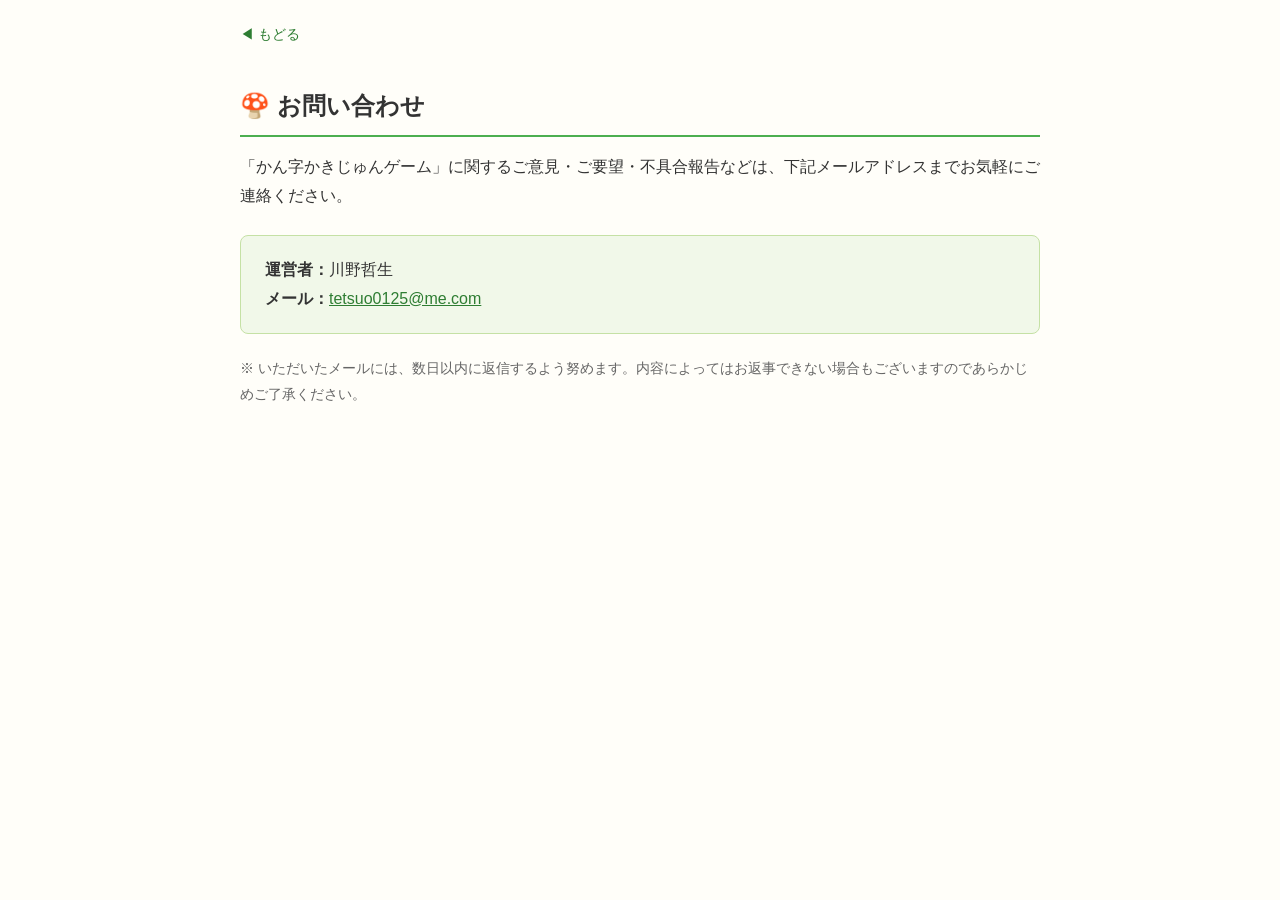
<file: contact.html>
<!DOCTYPE html>
<html lang="ja">
<head>
  <meta charset="UTF-8">
  <meta name="viewport" content="width=device-width, initial-scale=1.0">
  <title>お問い合わせ | かん字かきじゅんゲーム</title>
  <style>
    body {
      font-family: 'Hiragino Kaku Gothic ProN', 'メイリオ', sans-serif;
      max-width: 800px;
      margin: 0 auto;
      padding: 20px 16px 60px;
      color: #333;
      line-height: 1.8;
      background: #fffef9;
    }
    h1 { font-size: 1.5rem; border-bottom: 2px solid #4caf50; padding-bottom: 8px; }
    a { color: #2e7d32; }
    .back { display: inline-block; margin-bottom: 20px; color: #2e7d32; text-decoration: none; font-size: 0.9rem; }
    .back:before { content: "◀ "; }
    .box {
      background: #f1f8e9;
      border: 1px solid #c5e1a5;
      border-radius: 8px;
      padding: 20px 24px;
      margin-top: 1.5em;
    }
  </style>
</head>
<body>

<a href="index.html" class="back">もどる</a>

<h1>🍄 お問い合わせ</h1>

<p>「かん字かきじゅんゲーム」に関するご意見・ご要望・不具合報告などは、下記メールアドレスまでお気軽にご連絡ください。</p>

<div class="box">
  <strong>運営者：</strong>川野哲生<br>
  <strong>メール：</strong><a href="mailto:tetsuo0125@me.com">tetsuo0125@me.com</a>
</div>

<p style="margin-top:1.5em; font-size:0.9rem; color:#666;">※ いただいたメールには、数日以内に返信するよう努めます。内容によってはお返事できない場合もございますのであらかじめご了承ください。</p>

</body>
</html>
</file>
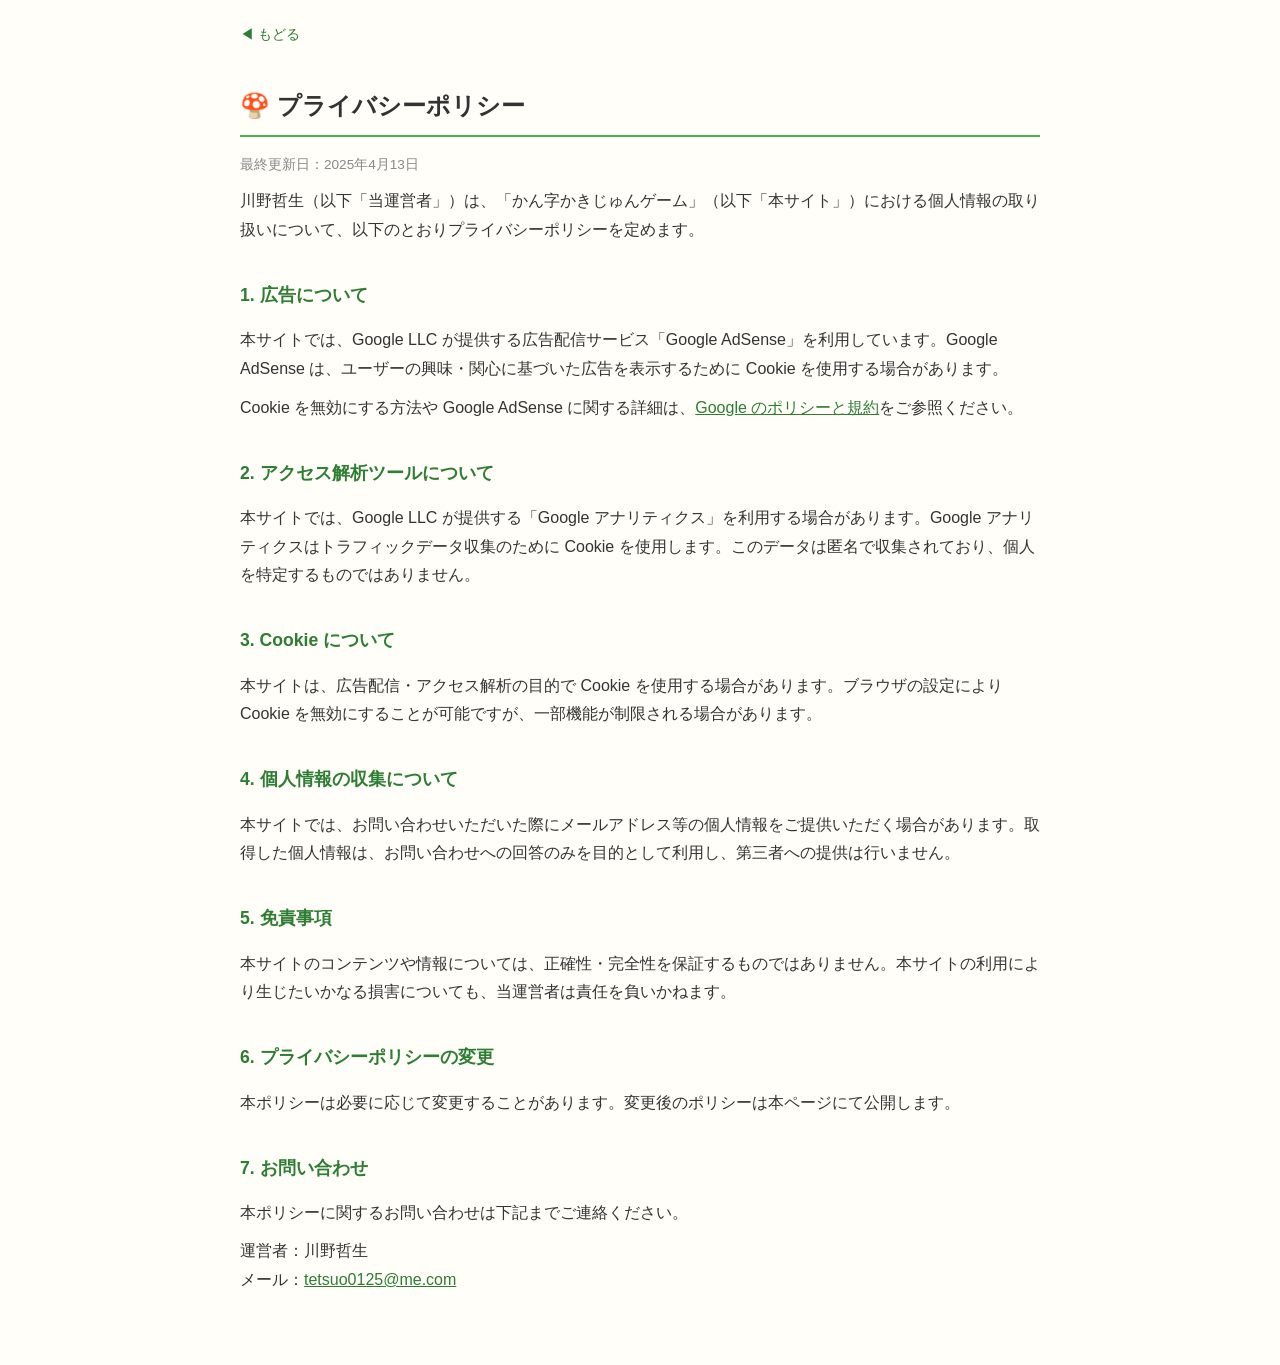
<file: privacy.html>
<!DOCTYPE html>
<html lang="ja">
<head>
  <meta charset="UTF-8">
  <meta name="viewport" content="width=device-width, initial-scale=1.0">
  <title>プライバシーポリシー | かん字かきじゅんゲーム</title>
  <style>
    body {
      font-family: 'Hiragino Kaku Gothic ProN', 'メイリオ', sans-serif;
      max-width: 800px;
      margin: 0 auto;
      padding: 20px 16px 60px;
      color: #333;
      line-height: 1.8;
      background: #fffef9;
    }
    h1 { font-size: 1.5rem; border-bottom: 2px solid #4caf50; padding-bottom: 8px; }
    h2 { font-size: 1.1rem; margin-top: 2em; color: #2e7d32; }
    a { color: #2e7d32; }
    .back { display: inline-block; margin-bottom: 20px; color: #2e7d32; text-decoration: none; font-size: 0.9rem; }
    .back:before { content: "◀ "; }
    p { margin: 0.6em 0; }
    .updated { font-size: 0.85rem; color: #888; }
  </style>
</head>
<body>

<a href="index.html" class="back">もどる</a>

<h1>🍄 プライバシーポリシー</h1>
<p class="updated">最終更新日：2025年4月13日</p>

<p>川野哲生（以下「当運営者」）は、「かん字かきじゅんゲーム」（以下「本サイト」）における個人情報の取り扱いについて、以下のとおりプライバシーポリシーを定めます。</p>

<h2>1. 広告について</h2>
<p>本サイトでは、Google LLC が提供する広告配信サービス「Google AdSense」を利用しています。Google AdSense は、ユーザーの興味・関心に基づいた広告を表示するために Cookie を使用する場合があります。</p>
<p>Cookie を無効にする方法や Google AdSense に関する詳細は、<a href="https://policies.google.com/technologies/ads" target="_blank" rel="noopener">Google のポリシーと規約</a>をご参照ください。</p>

<h2>2. アクセス解析ツールについて</h2>
<p>本サイトでは、Google LLC が提供する「Google アナリティクス」を利用する場合があります。Google アナリティクスはトラフィックデータ収集のために Cookie を使用します。このデータは匿名で収集されており、個人を特定するものではありません。</p>

<h2>3. Cookie について</h2>
<p>本サイトは、広告配信・アクセス解析の目的で Cookie を使用する場合があります。ブラウザの設定により Cookie を無効にすることが可能ですが、一部機能が制限される場合があります。</p>

<h2>4. 個人情報の収集について</h2>
<p>本サイトでは、お問い合わせいただいた際にメールアドレス等の個人情報をご提供いただく場合があります。取得した個人情報は、お問い合わせへの回答のみを目的として利用し、第三者への提供は行いません。</p>

<h2>5. 免責事項</h2>
<p>本サイトのコンテンツや情報については、正確性・完全性を保証するものではありません。本サイトの利用により生じたいかなる損害についても、当運営者は責任を負いかねます。</p>

<h2>6. プライバシーポリシーの変更</h2>
<p>本ポリシーは必要に応じて変更することがあります。変更後のポリシーは本ページにて公開します。</p>

<h2>7. お問い合わせ</h2>
<p>本ポリシーに関するお問い合わせは下記までご連絡ください。</p>
<p>運営者：川野哲生<br>
メール：<a href="mailto:tetsuo0125@me.com">tetsuo0125@me.com</a></p>

</body>
</html>
</file>
